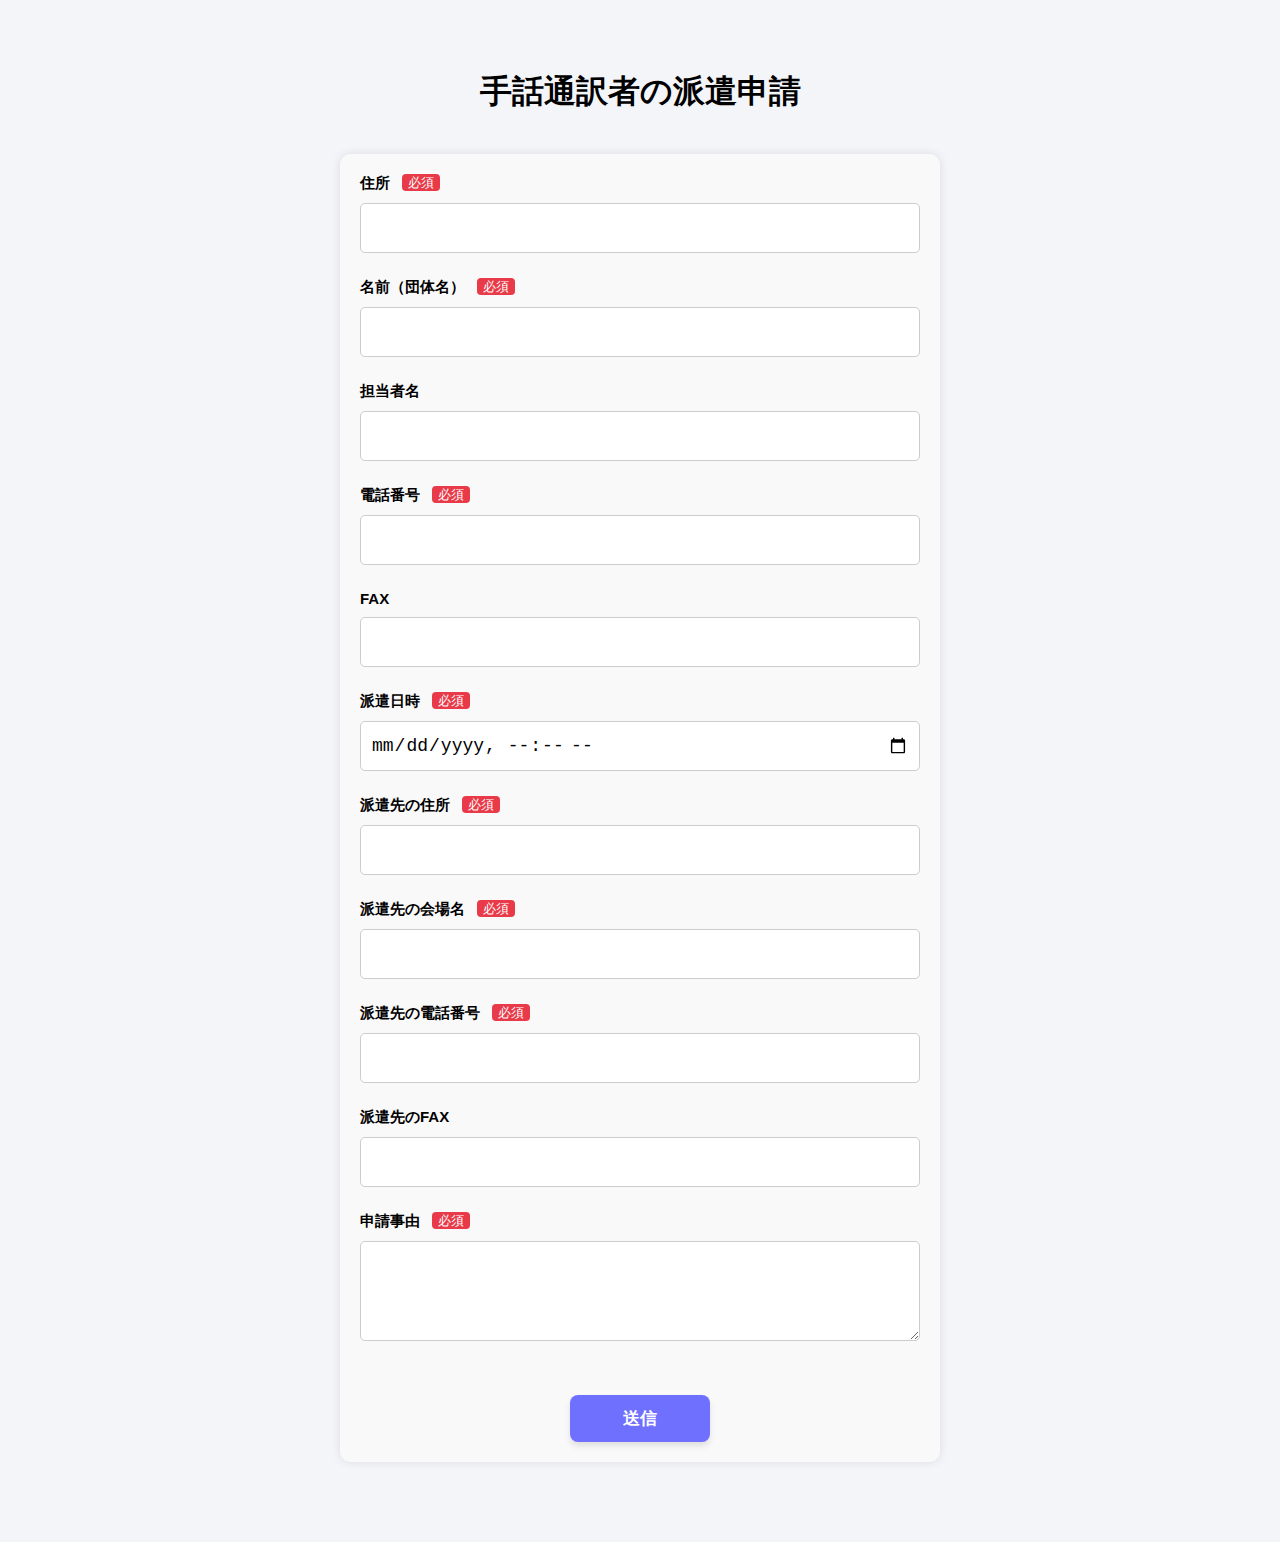
<file: index.html>
<!DOCTYPE html>
<html lang="en">
    <head>
        <meta charset="UTF-8">
        <meta name="viewport" content="width=device-width, initial-scale=1.0">
        <title>Document</title>
        <link rel="stylesheet" href="./form.css">
    </head>
    <body>
        
        <p class="lead-form">手話通訳者の派遣申請</p>

        <!-- 変更: formにid追加 -->
        <form id="dispatchForm">

            <div class="item">
                <label class="label">
                    住所
                    <span class="required-mark">必須</span>
                </label>
                <!-- 変更: name属性追加 -->
                <input class="inputs" type="text" name="address" required>
            </div>
        
            <div class="item">
                <label class="label">
                    名前（団体名）
                    <span class="required-mark">必須</span>
                </label>
                <!-- 変更: name属性追加 -->
                <input class="inputs" type="text" name="org_name" required>
            </div>

            <div class="item">
                <label class="label">担当者名</label>
                <!-- 変更: name属性追加 -->
                <input class="inputs" type="text" name="person_name">
            </div>

            <div class="item">
                <label class="label">
                    電話番号
                    <span class="required-mark">必須</span>
                </label>
                <!-- 変更: name属性追加 -->
                <input class="inputs" type="text" name="tel" required>
            </div>

            <div class="item">
                <label class="label">FAX</label>
                <!-- 変更: name属性追加 -->
                <input class="inputs" type="text" name="fax">
            </div>

            <div class="item">
                <label class="label">
                    派遣日時
                    <span class="required-mark">必須</span>
                </label>
                <!-- 変更: name属性は既にあり -->
                <input class="inputs" type="datetime-local" name="dispatch_time" required>
            </div>

            <div class="item">
                <label class="label">
                    派遣先の住所
                    <span class="required-mark">必須</span>
                </label>
                <!-- 変更: name属性追加 -->
                <input class="inputs" type="text" name="dest_address" required>
            </div>

            <div class="item">
                <label class="label">
                    派遣先の会場名
                    <span class="required-mark">必須</span>
                </label>
                <!-- 変更: name属性追加 -->
                <input class="inputs" type="text" name="dest_place" required>
            </div>

            <div class="item">
                <label class="label">
                    派遣先の電話番号
                    <span class="required-mark">必須</span>
                </label>
                <!-- 変更: name属性追加 -->
                <input class="inputs" type="text" name="dest_tel" required>
            </div>

            <div class="item">
                <label class="label">派遣先のFAX</label>
                <!-- 変更: name属性追加 -->
                <input class="inputs" type="text" name="dest_fax">
            </div>

            <div class="item">
                <label class="label">
                    申請事由
                    <span class="required-mark">必須</span>
                </label>
                <!-- 変更: name属性追加 -->
                <textarea class="inputs" name="reason" required></textarea>
            </div>

            <div class="btn-area">
                <!-- 変更: onclick削除、type="submit"のみ -->
                <button class="button" type="submit">送信</button>
            </div>

        </form>

        <script>
        // 変更: submitイベントで処理
        document.getElementById('dispatchForm').addEventListener('submit', function(e) {
            e.preventDefault();
            const form = e.target;
            if (form.checkValidity()) {
                const formData = new FormData(form);
                // 変更: fetchでFlaskサーバーにPOST送信
                fetch('http://localhost:5000/submit', {
                    method: 'POST',
                    body: formData
                })
                .then(response => {
                    if (response.ok) {
                        alert('申請を送信しました。');
                    } else {
                        alert('送信に失敗しました。');
                    }
                })
                .catch(error => {
                    alert('送信エラー: ' + error);
                });
            } else {
                form.reportValidity();
            }
        });
        </script>
    </body>
</html>
</file>
<file: form.css>
@charset "utf-8";

.screen {
    width: 393px;
    height: 104px;
    display: flex;
    gap: 32px;
    background-color: var(--xfyy-ud);
    border-bottom-width: 1px;
    border-bottom-style: solid;
    border-color: var(--fr-5-hj-h);
}

.screen .view {
    margin-top: 38px;
    width: 79px;
    height: 50px;
    margin-left: 17px;
    display: flex;
    background-color: var(--sw-vkr-y);
    border-radius: 10px;
    border: 1px solid;
    border-color: var(--fr-5-hj-h);
    box-shadow: 0px 4px 4px #00000040;
}

.screen .tabler-caret-left {
    margin-top: 10px;
    width: 30px;
    height: 30px;
    position: relative;
    margin-left: 5px;
    aspect-ratio: 1;
}

.screen .vector {
    position: absolute;
    width: 25.00%;
    height: 50.00%;
    top: 21.67%;
    left: 30.00%;
}

.screen .text-wrapper {
    margin-top: 18px;
    width: 33px;
    height: 13px;
    font-size: 16px;
    letter-spacing: 0;
    line-height: normal;
    display: flex;
    align-items: center;
    justify-content: center;
    font-family: "Inter-Bold", Helvetica;
    font-weight: 700;
    color: var(--oqet-n4);
    white-space: nowrap;
}

.screen .div {
    margin-top: 60px;
    width: 137px;
    height: 28px;
    font-size: 18px;
    text-align: center;
    letter-spacing: 1.80px;
    line-height: 28px;
    display: flex;
    align-items: center;
    justify-content: center;
    font-family: "Inter-Bold", Helvetica;
    font-weight: 700;
    color: var(--oqet-n4);
    white-space: nowrap;
}

/* 申請内容の入力の下の線とフォームの間に余白を追加 */
.screen + form {
    margin-top: 32px; /* お好みで数値調整可能 */
}

/* --- 既存のform.cssの下部はそのまま --- */

/* Bodyの基本設定 (フォームを中央に配置する前提) */
body {
    font-family: 'Arial', sans-serif;
    background-color: #f4f5f9;
    margin: 0;
    padding: 20px;
    display: flex;
    flex-direction: column;
    align-items: center; 
    min-height: 100vh;
}

/* --- フォームタイトル --- */
.lead-form {
    text-align: center;
    font-size: 32px;
    font-weight: bold;
    color: #000000;
    margin-top: 50px;
    margin-bottom: 30px;
    padding-bottom: 10px;
    max-width: 600px;
    width: 90%; 
    margin-left: auto;
    margin-right: auto;
}

/* --- フォーム全体 --- */
form {
    max-width: 600px;
    width: 100%;
    margin: 0px auto 60px;
    padding: 20px; /* PC/タブレット向けのパディング */
    background-color: #f9f9f9;
    border-radius: 10px;
    box-shadow: 0 0 10px rgba(0, 0, 0, 0.1);
    box-sizing: border-box; /* パディングが幅に含まれるように設定 */
}

/* --- ラベルと必須マーク --- */
.label {
    font-size: 15px;
    display: block; 
    font-weight: bold;
    margin-bottom: 5px;
}

.required-mark {
    background-color: #e83a48; /* 赤色 */
    color: white;
    font-size: 13px;
    font-weight: normal;
    padding: 2px 6px;
    border-radius: 4px;
    margin-left: 8px;
    display: inline-block;
    line-height: 1;
    transform: translateY(-1px);
}

/* --- 各入力フィールドと見出しのセット (.item) --- */
.item {
    margin-bottom: 25px; /* セット間の間隔を調整 */
}

/* --- 入力フィールド (.inputs) --- */
.inputs {
    height: 50px;
    min-height: 50px;
    width: 100%;
    padding: 10px; 
    margin: 5px 0 0; /* 下のマージンを削除し、.itemで制御 */
    border: 1px solid #ccc;
    border-radius: 5px;
    box-sizing: border-box; 
    font-size: 18px; 
    /* ★ 修正点: 背景色を白と明示的に指定 ★ */
    background-color: #ffffff;
    
}

.item[style*="display:flex"] input[type="time"],
input[name="dispatch_start"],
input[name="dispatch_end"] {
    width: 140px !important;    /* 固定幅（必要なら調整） */
    box-sizing: border-box;
    padding: 8px 10px !important;
    font-size: 15px;
}

#dest_zipcode {
    width: 160px !important;    /* 郵便番号欄を小さめに */
    box-sizing: border-box;
    padding: 10px;
    font-size: 18px;
}

.inputs:focus {
    border-color: #007bff;
    outline: none;
    box-shadow: 0 0 5px rgba(0, 123, 255, 0.3);
}

textarea.inputs {
    resize: vertical;
    min-height: 100px;
}

/* --- ボタンエリア --- */
.btn-area {
    margin-top: 30px;
    text-align: center;
    padding-top: 20px; 
    border-top: none; /* 線を削除 */
}

/* --- 送信ボタン共通スタイル --- */
.btn-area .button {
    padding: 12px 30px;
    min-width: 140px;
    background-color: rgba(112, 112, 255, 1); /* ★ メインカラー: 青 ★ */
    color: white;
    font-size: 17px;
    font-weight: bold;
    border: none;
    border-radius: 8px;
    cursor: pointer;
    box-shadow: 0 4px 6px rgba(0, 0, 0, 0.1);
    transition: background-color 0.3s, transform 0.1s, box-shadow 0.3s;
    margin: 0 10px;
}

/* ホバー/アクティブスタイル (青の濃淡で統一) */
.btn-area .button:hover {
    background-color: #0056b3; 
    box-shadow: 0 6px 10px rgba(0, 0, 0, 0.15);
}

.btn-area .button:active {
    background-color: #004085; 
    transform: translateY(1px);
    box-shadow: 0 2px 3px rgba(0, 0, 0, 0.2);
}

.item[style*="display:flex"] > div {
    flex: 0 0 auto; /* 子要素の幅を自動（固定サイズ）にする */
    min-width: 0;
}

/* 開始・終了の time 入力を狭める（必要に応じて px を調整） */
.item[style*="display:flex"] input[type="time"],
input[name="dispatch_start"],
input[name="dispatch_end"] {
    width: 280px !important;    /* 横幅を小さく固定 */
    max-width: 100% !important;  /* レスポンシブ時の上限 */
    box-sizing: border-box;
    padding: 8px 10px !important;
    font-size: 15px;
}

.item[style*="display:flex"] {
    display: flex !important;
    gap: 12px;
    align-items: flex-start;
    flex-wrap: wrap; /* 小さな画面では折り返す */
}

/* 子コンテナを縮小可能にする（重要） */
.item[style*="display:flex"] > div {
    flex: 1 1 0; /* 伸び・縮みを許可、基準幅は 0 */
    min-width: 0; /* 子が縮まるために必須 */
    box-sizing: border-box;
}

/* ========================================================= */
/* --- レスポンシブ対応 (スマートフォン向け) --- */
/* ========================================================= */
@media (max-width: 650px) {
    
    input[name="dispatch_date"].inputs,
    input[name="dispatch_date"] {
        height: 40px !important;
        min-height: 40px !important;
        padding: 6px 8px !important;
        font-size: 14px !important;
    }

    /* body: 画面全体の左右の余白を最小限に */
    body {
        padding: 10px 5px; /* 上下の余白も減らす */
        align-items: stretch; /* フォームが中央固定ではなく、幅いっぱいになるように調整 */
    }

    /* タイトル: 文字サイズを縮小し、マージンを調整 */
    .lead-form {
        font-size: 24px;
        margin-top: 20px;
        width: 100%;
        padding: 0 5px 10px;
        box-sizing: border-box;
    }
    
    /* form: パディングをさらに減らし、入力フィールドの描画領域を最大化 */
    form {
        padding: 10px 5px; /* フォームの内側のパディングを最小限に */
        margin: 0 auto 30px;
        max-width: 100%;
    }

    /* .inputs: datetime-localの飛び出しと見切れを修正するための重要な調整 */
    .inputs {
        font-size: 18px; /* フォントサイズを18pxに統一 */
        padding: 6px 4px; /* パディングも小さく */
        margin: 5px 0 0; /* 下マージンを削除し、.itemで制御 */
    }
    
    /* 郵便番号フィールドのパディングもスマホ用に統一 */
    #dest_zipcode {
        padding: 6px 4px !important;
    }
    
    /* スマートフォンでの各セット間の間隔 */
    .item {
        margin-bottom: 20px; /* モバイルでは少し狭く */
    }
    
    /* ボタンエリア: 上部の余白を調整 */
    .btn-area {
        margin-top: 5px;
        margin-bottom: 10px;
        padding-top: 10px;
    }
    
    /* ボタン: モバイルでも元のサイズで中央表示を維持 */
    .btn-area .button {
        display: inline-block;
        width: auto;
        margin: 0 5px; /* ボタン間の余白を調整 */
        min-width: 120px; /* 最小幅を維持 */
        /* 色の指定は不要。共通設定が適用される。 */
    }
}
</file>
